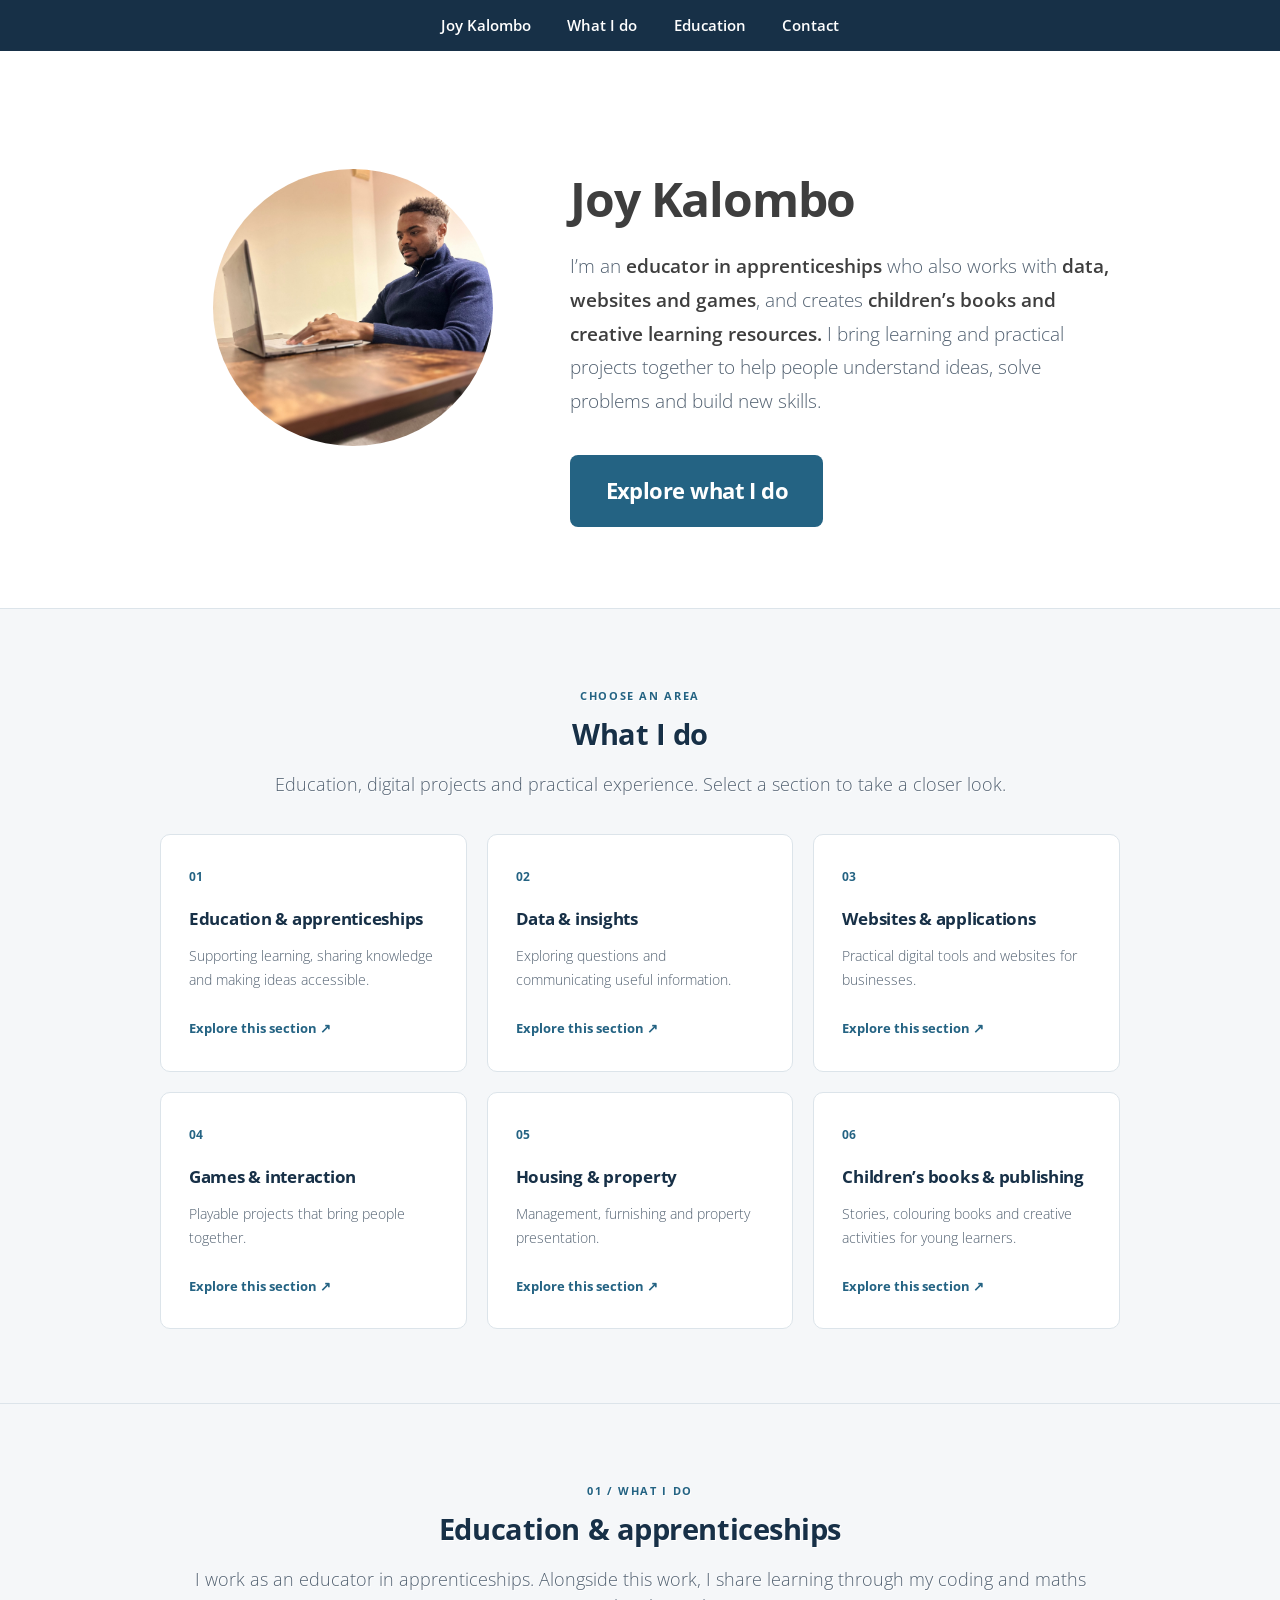
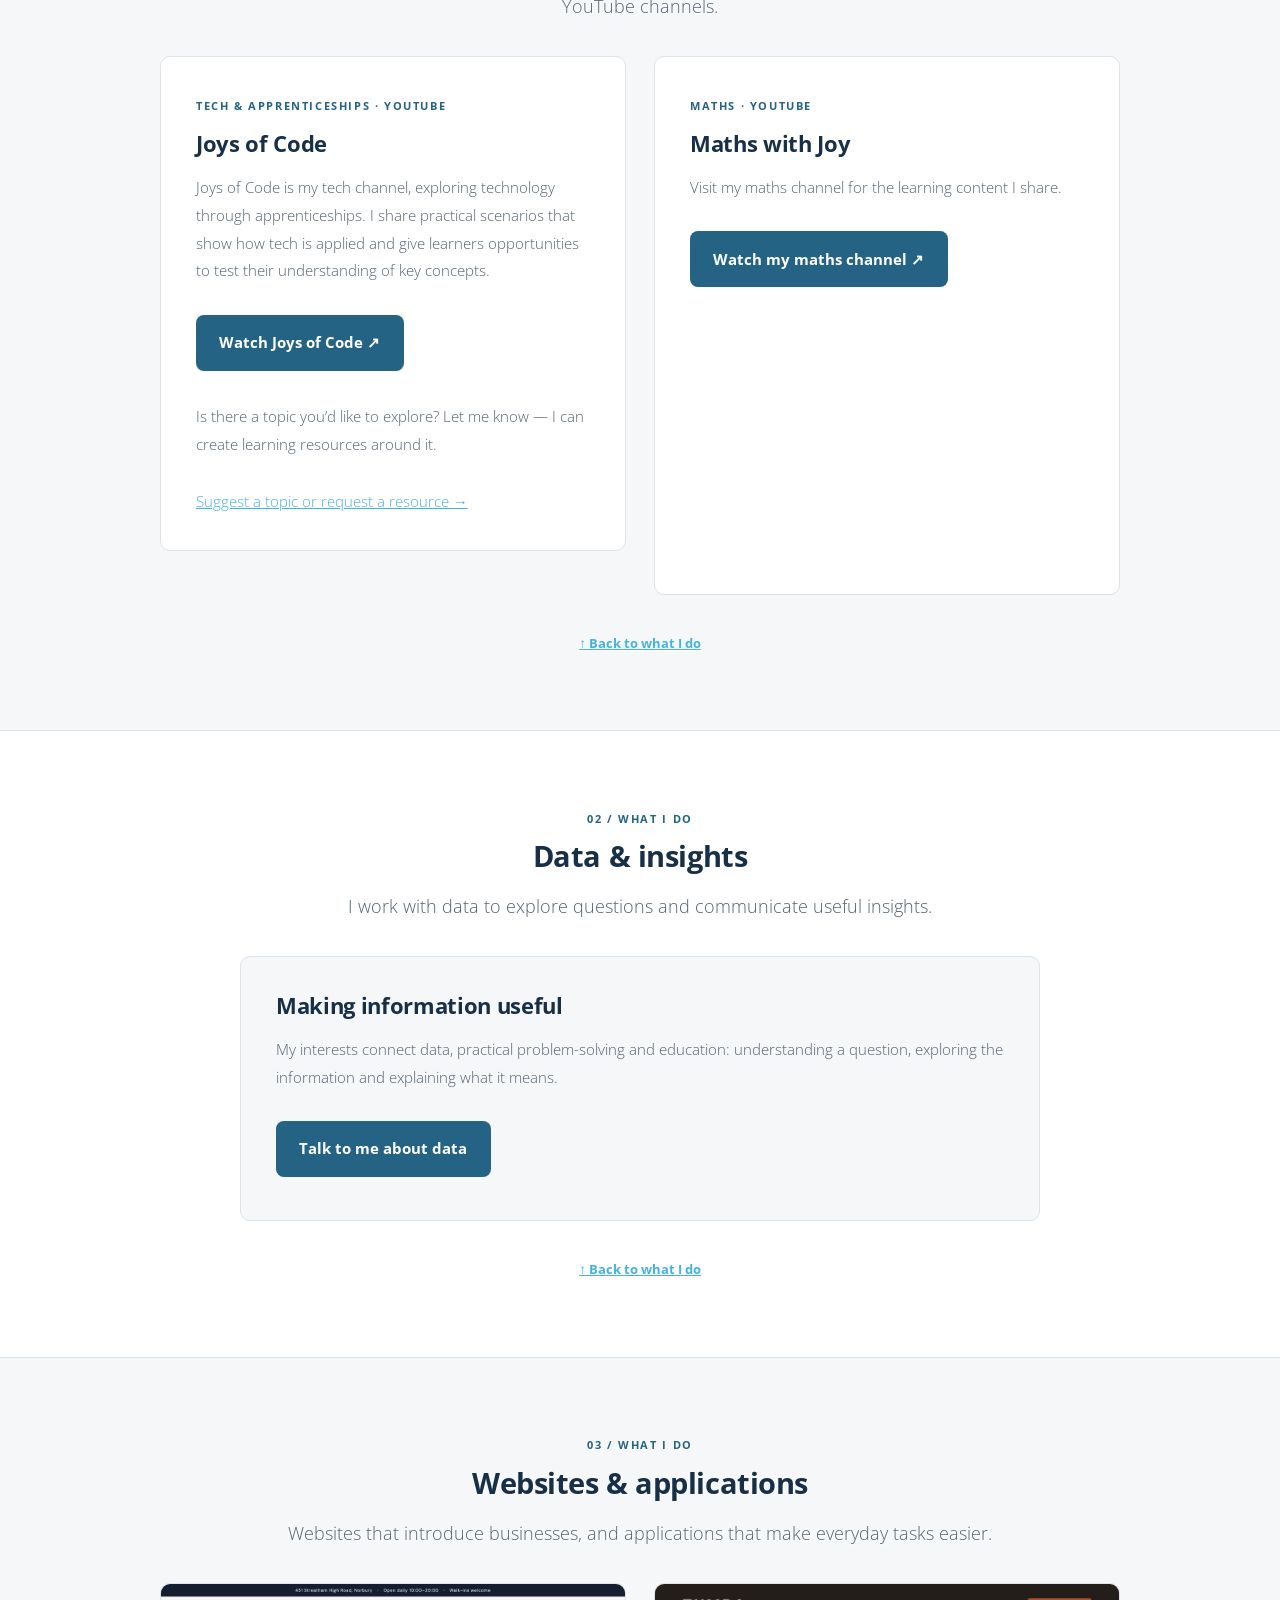
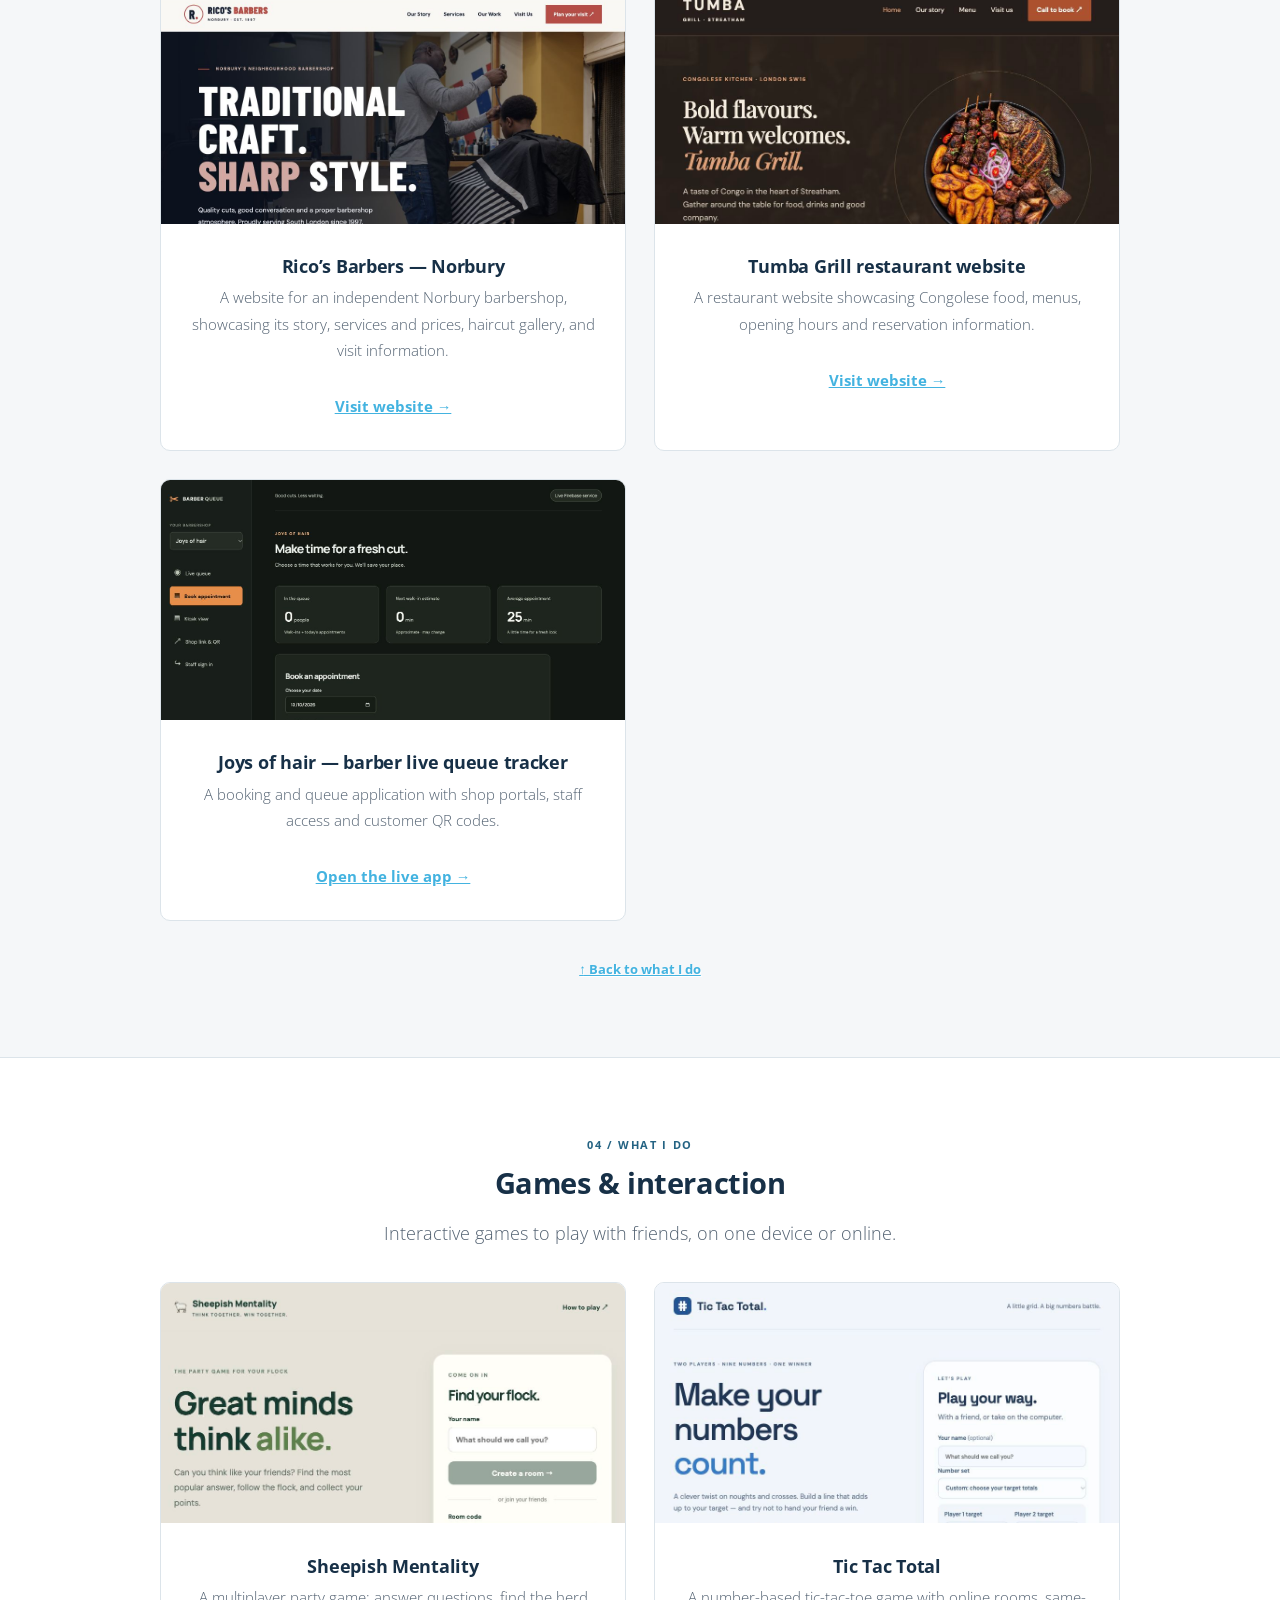
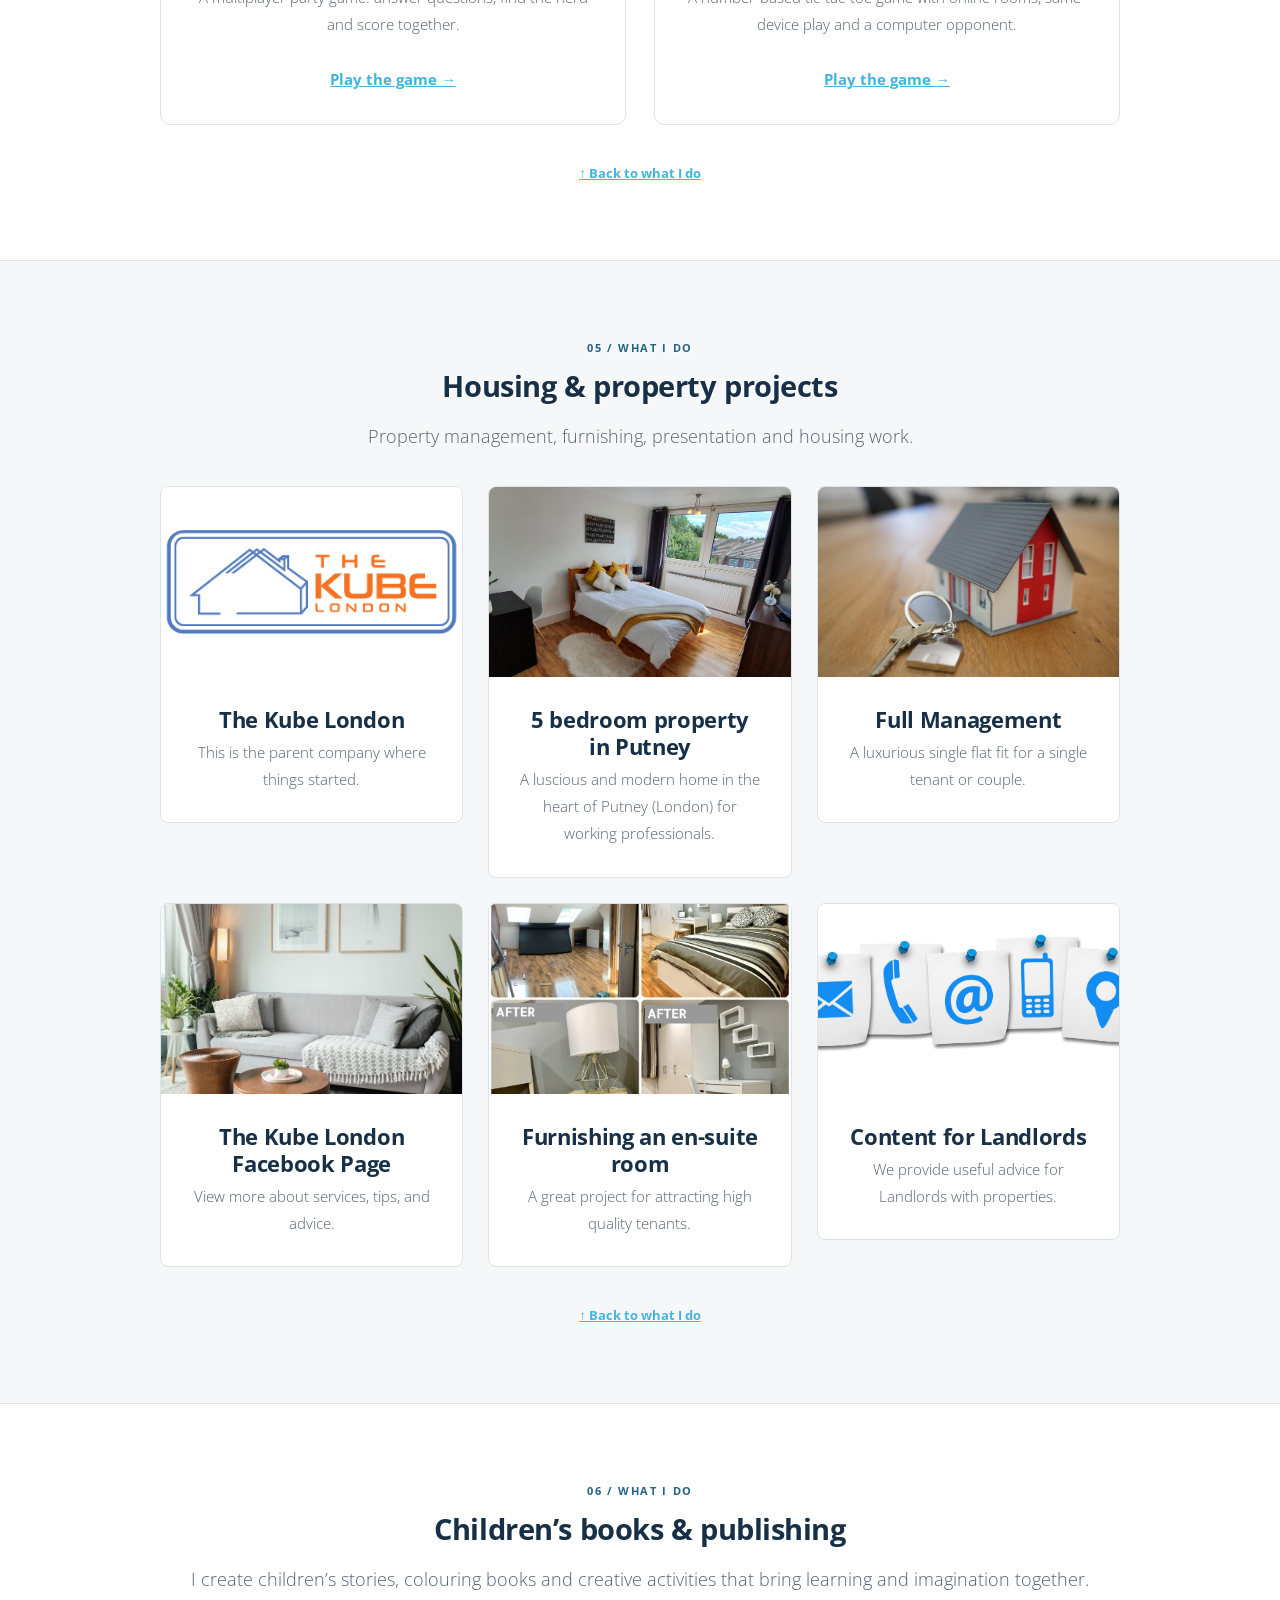
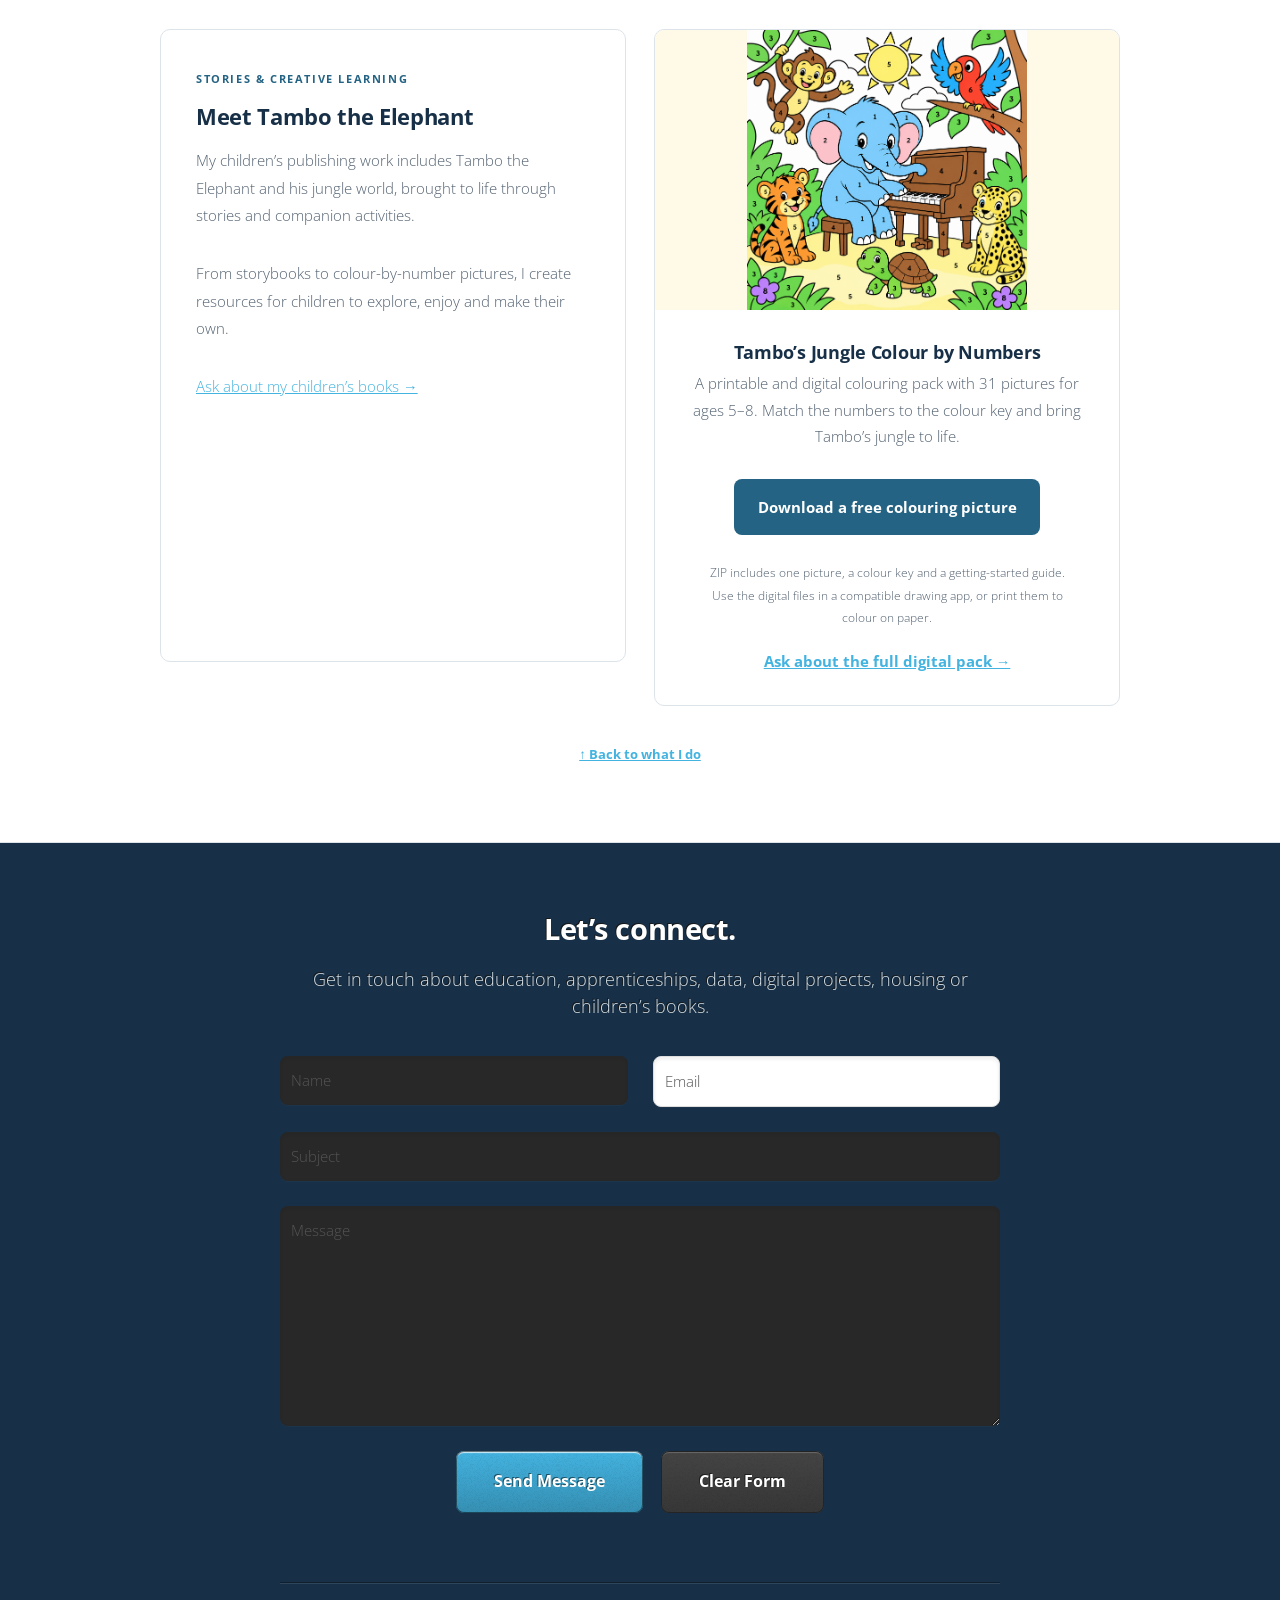
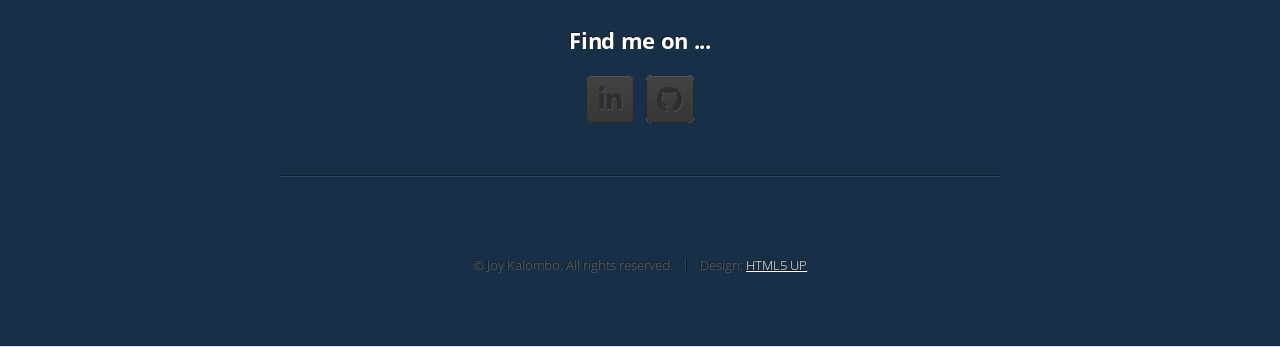
<file: index.html>
<!DOCTYPE HTML>
<!--
	Miniport by HTML5 UP
	html5up.net | @ajlkn
	Free for personal and commercial use under the CCA 3.0 license (html5up.net/license)
-->
<html lang="en">
	<head>
		<title>Joy Kalombo | Educator, Data & Digital Projects</title>
		<meta charset="utf-8" /><meta name="description" content="Joy Kalombo’s portfolio: apprenticeship education, data, websites, applications, games, housing work and children’s publishing." />
		<meta name="viewport" content="width=device-width, initial-scale=1" />
		<link rel="stylesheet" href="assets/css/main.css" />
	<link rel="stylesheet" href="assets/css/portfolio.css" /></head>
	<body class="is-preload">

		<!-- Nav -->
			<nav id="nav" aria-label="Main navigation"><ul class="container"><li><a href="#top">Joy Kalombo</a></li><li><a href="#work">What I do</a></li><li><a href="#education">Education</a></li><li><a href="#contact">Contact</a></li></ul></nav>

		<!-- Home -->
			<article id="top" class="wrapper style1">
				<div class="container">
					<div class="row">
						<div class="col-4 col-5-large col-12-medium">
							<span class="image fit"><img src="images/Joyprofilepic.jpeg" alt="Joy Kalombo" /></span>
						</div>
						<div class="col-8 col-7-large col-12-medium">
							<header>
								<h1><strong>Joy Kalombo</strong></h1>
							</header>
							<p>I’m an <strong>educator in apprenticeships</strong> who also works with <strong>data, websites and games</strong>, and creates <strong>children’s books and creative learning resources.</strong> I bring learning and practical projects together to help people understand ideas, solve problems and build new skills.</p>
							<a href="#work" class="button large">Explore what I do</a>
						</div>
					</div>
				</div>
			</article>

		<article id="work" class="wrapper style2"><div class="container"><header><span class="eyebrow">Choose an area</span><h2>What I do</h2><p>Education, digital projects and practical experience. Select a section to take a closer look.</p></header><div class="area-grid"><a class="area-link" href="#education"><span class="area-number">01</span><h3>Education & apprenticeships</h3><p>Supporting learning, sharing knowledge and making ideas accessible.</p><span class="area-action">Explore this section <span aria-hidden="true">↗</span></span></a><a class="area-link" href="#data"><span class="area-number">02</span><h3>Data & insights</h3><p>Exploring questions and communicating useful information.</p><span class="area-action">Explore this section <span aria-hidden="true">↗</span></span></a><a class="area-link" href="#websites"><span class="area-number">03</span><h3>Websites & applications</h3><p>Practical digital tools and websites for businesses.</p><span class="area-action">Explore this section <span aria-hidden="true">↗</span></span></a><a class="area-link" href="#games"><span class="area-number">04</span><h3>Games & interaction</h3><p>Playable projects that bring people together.</p><span class="area-action">Explore this section <span aria-hidden="true">↗</span></span></a><a class="area-link" href="#housing"><span class="area-number">05</span><h3>Housing & property</h3><p>Management, furnishing and property presentation.</p><span class="area-action">Explore this section <span aria-hidden="true">↗</span></span></a><a class="area-link" href="#publishing"><span class="area-number">06</span><h3>Children’s books &amp; publishing</h3><p>Stories, colouring books and creative activities for young learners.</p><span class="area-action">Explore this section <span aria-hidden="true">↗</span></span></a></div></div></article><article id="education" class="wrapper style2 portfolio-section"><div class="container"><header class="section-heading"><span class="eyebrow">01 / What I do</span><h2>Education & apprenticeships</h2><p>I work as an educator in apprenticeships. Alongside this work, I share learning through my coding and maths YouTube channels.</p></header><div class="project-grid"><article class="channel-card"><span class="eyebrow">Tech &amp; apprenticeships · YouTube</span><h3>Joys of Code</h3><p>Joys of Code is my tech channel, exploring technology through apprenticeships. I share practical scenarios that show how tech is applied and give learners opportunities to test their understanding of key concepts.</p><a class="button" href="https://www.youtube.com/@joysofcode">Watch Joys of Code ↗</a><p class="resource-request">Is there a topic you’d like to explore? Let me know — I can create learning resources around it.</p><a href="#contact">Suggest a topic or request a resource →</a></article><article class="channel-card"><span class="eyebrow">Maths · YouTube</span><h3>Maths with Joy</h3><p>Visit my maths channel for the learning content I share.</p><a class="button" href="https://www.youtube.com/@joykalombo1662">Watch my maths channel ↗</a></article></div><a class="back-link" href="#work">↑ Back to what I do</a></div></article><article id="data" class="wrapper style1 portfolio-section"><div class="container"><header class="section-heading"><span class="eyebrow">02 / What I do</span><h2>Data & insights</h2><p>I work with data to explore questions and communicate useful insights.</p></header><div class="data-panel"><h3>Making information useful</h3><p>My interests connect data, practical problem-solving and education: understanding a question, exploring the information and explaining what it means.</p><a class="button" href="#contact">Talk to me about data</a></div><a class="back-link" href="#work">↑ Back to what I do</a></div></article><article id="websites" class="wrapper style2 portfolio-section"><div class="container"><header class="section-heading"><span class="eyebrow">03 / What I do</span><h2>Websites & applications</h2><p>Websites that introduce businesses, and applications that make everyday tasks easier.</p></header><div class="project-grid"><article id="ricos-barbers" class="box style2"><a class="image featured" href="https://ricos-barbers-norbury.netlify.app/"><img src="images/ricos-barbers.png" alt="Rico’s Barbers website homepage" loading="lazy" /></a><h3>Rico’s Barbers — Norbury</h3><p>A website for an independent Norbury barbershop, showcasing its story, services and prices, haircut gallery, and visit information.</p><a href="https://ricos-barbers-norbury.netlify.app/">Visit website →</a></article><article class="box style2"><a class="image featured" href="https://tumbagrill.netlify.app/"><img src="images/tumba.jpg" alt="Tumba Grill restaurant website" loading="lazy" /></a><h3>Tumba Grill restaurant website</h3><p>A restaurant website showcasing Congolese food, menus, opening hours and reservation information.</p><a href="https://tumbagrill.netlify.app/">Visit website →</a></article><article class="box style2"><a class="image featured" href="https://joys-of-hair.onrender.com/?barber=precious-barber&amp;view=booking"><img src="images/barber.jpg" alt="Joys of hair booking and live queue application" loading="lazy" /></a><h3>Joys of hair — barber live queue tracker</h3><p>A booking and queue application with shop portals, staff access and customer QR codes.</p><a href="https://joys-of-hair.onrender.com/?barber=precious-barber&amp;view=booking">Open the live app →</a></article></div><a class="back-link" href="#work">↑ Back to what I do</a></div></article><article id="games" class="wrapper style1 portfolio-section"><div class="container"><header class="section-heading"><span class="eyebrow">04 / What I do</span><h2>Games & interaction</h2><p>Interactive games to play with friends, on one device or online.</p></header><div class="project-grid"><article class="box style2"><a class="image featured" href="https://sheepish-mentality.onrender.com/"><img src="images/sheepish.png" alt="Sheepish Mentality" loading="lazy" /></a><h3>Sheepish Mentality</h3><p>A multiplayer party game: answer questions, find the herd and score together.</p><a href="https://sheepish-mentality.onrender.com/">Play the game →</a></article><article class="box style2"><a class="image featured" href="https://tic-tac-total.onrender.com/"><img src="images/tictactotal.jpg" alt="Tic Tac Total" loading="lazy" /></a><h3>Tic Tac Total</h3><p>A number-based tic-tac-toe game with online rooms, same-device play and a computer opponent.</p><a href="https://tic-tac-total.onrender.com/">Play the game →</a></article></div><a class="back-link" href="#work">↑ Back to what I do</a></div></article><article id="housing" class="wrapper style3 portfolio-section"><div class="container"><header class="section-heading"><span class="eyebrow">05 / What I do</span><h2>Housing &amp; property projects</h2><p>Property management, furnishing, presentation and housing work.</p></header><div class="row">
						<div class="col-4 col-6-medium col-12-small">
							<article class="box style2">
								<a href="https://thekubelondon.co.uk" class="image featured"><img src="images/301016292_513496037443762_3338571218260131529_n.png" alt="Housing and property project" /></a>
								<h3><a href="https://thekubelondon.co.uk">The Kube London</a></h3>
								<p>This is the parent company where things started.</p>
							</article>
						</div>
						<div class="col-4 col-6-medium col-12-small">
							<article class="box style2">
								<a href="https://youtu.be/X4hzkZRZAb4?si=fGJskKJasDeomYaU" class="image featured"><img src="images/332999800_982970463078425_8371871932861315289_n.jpg" alt="Housing and property project" /></a>
								<h3><a href="https://youtu.be/X4hzkZRZAb4?si=fGJskKJasDeomYaU">5 bedroom property in Putney</a></h3>
								<p>A luscious and modern home in the heart of Putney (London) for working professionals.</p>
							</article>
						</div>
						<div class="col-4 col-6-medium col-12-small">
							<article class="box style2">
								<a href="https://www.youtube.com/watch?v=4eq4tODBYr0" class="image featured"><img src="images/333806408_620661459872674_5661954459940670168_n.jpg" alt="Housing and property project" /></a>
								<h3><a href="https://www.youtube.com/watch?v=4eq4tODBYr0">Full Management</a></h3>
								<p>A luxurious single flat fit for a single tenant or couple.</p>
							</article>
						</div>
						<div class="col-4 col-6-medium col-12-small">
							<article class="box style2">
								<a href="https://www.facebook.com/TheKubeLondon" class="image featured"><img src="images/333566065_688390706371296_8382236641026077124_n.jpg" alt="Housing and property project" /></a>
								<h3><a href="https://www.facebook.com/TheKubeLondon">The Kube London Facebook Page</a></h3>
								<p>View more about services, tips, and advice.</p>
							</article>
						</div>
						<div class="col-4 col-6-medium col-12-small">
							<article class="box style2">
								<a href="https://www.youtube.com/watch?v=XtiQw3i5YwU" class="image featured"><img src="images/60099080_2339830342966926_1283878781198532608_n.jpg" alt="Housing and property project" /></a>
								<h3><a href="https://www.youtube.com/watch?v=XtiQw3i5YwU">Furnishing an en-suite room</a></h3>
								<p>A great project for attracting high quality tenants.</p>
							</article>
						</div>
						<div class="col-4 col-6-medium col-12-small">
							<article class="box style2">
								<a href="https://www.facebook.com/TheKubeLondon/photos/pb.100063501102789.-2207520000/2364825240467436/?type=3" class="image featured"><img src="images/64235875_2364825247134102_4380860779289640960_n.jpg" alt="Housing and property project" /></a>
								<h3><a href="https://www.facebook.com/TheKubeLondon/photos/pb.100063501102789.-2207520000/2364825240467436/?type=3">Content for Landlords</a></h3>
								<p>We provide useful advice for Landlords with properties.</p>
							</article>
						</div>
					</div><a class="back-link" href="#work">↑ Back to what I do</a></div></article><article id="publishing" class="wrapper style1 portfolio-section"><div class="container"><header class="section-heading"><span class="eyebrow">06 / What I do</span><h2>Children’s books &amp; publishing</h2><p>I create children’s stories, colouring books and creative activities that bring learning and imagination together.</p></header><div class="project-grid"><article class="channel-card"><span class="eyebrow">Stories &amp; creative learning</span><h3>Meet Tambo the Elephant</h3><p>My children’s publishing work includes Tambo the Elephant and his jungle world, brought to life through stories and companion activities.</p><p>From storybooks to colour-by-number pictures, I create resources for children to explore, enjoy and make their own.</p><a href="#contact">Ask about my children’s books →</a></article><article class="box style2"><a class="image featured" href="downloads/tambo-free-sample.zip" download><img src="images/tambo-colour.png" alt="Tambo the elephant and his jungle friends in a colourful scene" loading="lazy" /></a><h3>Tambo’s Jungle Colour by Numbers</h3><p>A printable and digital colouring pack with 31 pictures for ages 5–8. Match the numbers to the colour key and bring Tambo’s jungle to life.</p><a class="button" href="downloads/tambo-free-sample.zip" download>Download a free colouring picture</a><p class="download-note">ZIP includes one picture, a colour key and a getting-started guide. Use the digital files in a compatible drawing app, or print them to colour on paper.</p><a href="#contact">Ask about the full digital pack →</a></article></div><a class="back-link" href="#work">↑ Back to what I do</a></div></article><!-- Contact -->
			<article id="contact" class="wrapper style4">
				<div class="container medium">
					<header>
						<h2>Let’s connect.</h2>
						<p>Get in touch about education, apprenticeships, data, digital projects, housing or children’s books.</p>
					</header>
					<div class="row">
						<div class="col-12">
							<form name="contact" method="post" data-netlify="true" action="/thanks.html"><input type="hidden" name="form-name" value="contact" />
								<div class="row">
									<div class="col-6 col-12-small">
										<input type="text" name="name" id="name" aria-label="Name" required placeholder="Name" />
									</div>
									<div class="col-6 col-12-small">
										<input type="email" name="email" id="email" aria-label="Email" required placeholder="Email" />
									</div>
									<div class="col-12">
										<input type="text" name="subject" id="subject" aria-label="Subject" required placeholder="Subject" />
									</div>
									<div class="col-12">
										<textarea name="message" id="message" aria-label="Message" required placeholder="Message"></textarea>
									</div>
									<div class="col-12">
										<ul class="actions">
											<li><input type="submit" value="Send Message" /></li>
											<li><input type="reset" value="Clear Form" class="alt" /></li>
										</ul>
									</div>
								</div>
							</form>
						</div>
						<div class="col-12">
							<hr />
							<h3>Find me on ...</h3>
							<ul class="social">
								<li><a href="https://www.linkedin.com/in/joy-kalombo-523a54a2/" class="icon brands fa-linkedin-in"><span class="label">LinkedIn</span></a></li>
								<li><a href="https://github.com/JoyKalombo" class="icon brands fa-github"><span class="label">Github</span></a></li>
							</ul>
							<hr />
						</div>
					</div>
					<footer>
						<ul id="copyright">
							<li>&copy; Joy Kalombo. All rights reserved.</li><li>Design: <a href="http://html5up.net">HTML5 UP</a></li>
						</ul>
					</footer>
				</div>
			</article>

		<!-- Scripts -->
			<script src="assets/js/jquery.min.js"></script>
			<script src="assets/js/jquery.scrolly.min.js"></script>
			<script src="assets/js/browser.min.js"></script>
			<script src="assets/js/breakpoints.min.js"></script>
			<script src="assets/js/util.js"></script>
			<script src="assets/js/main.js"></script>

	</body>
</html>
</file>
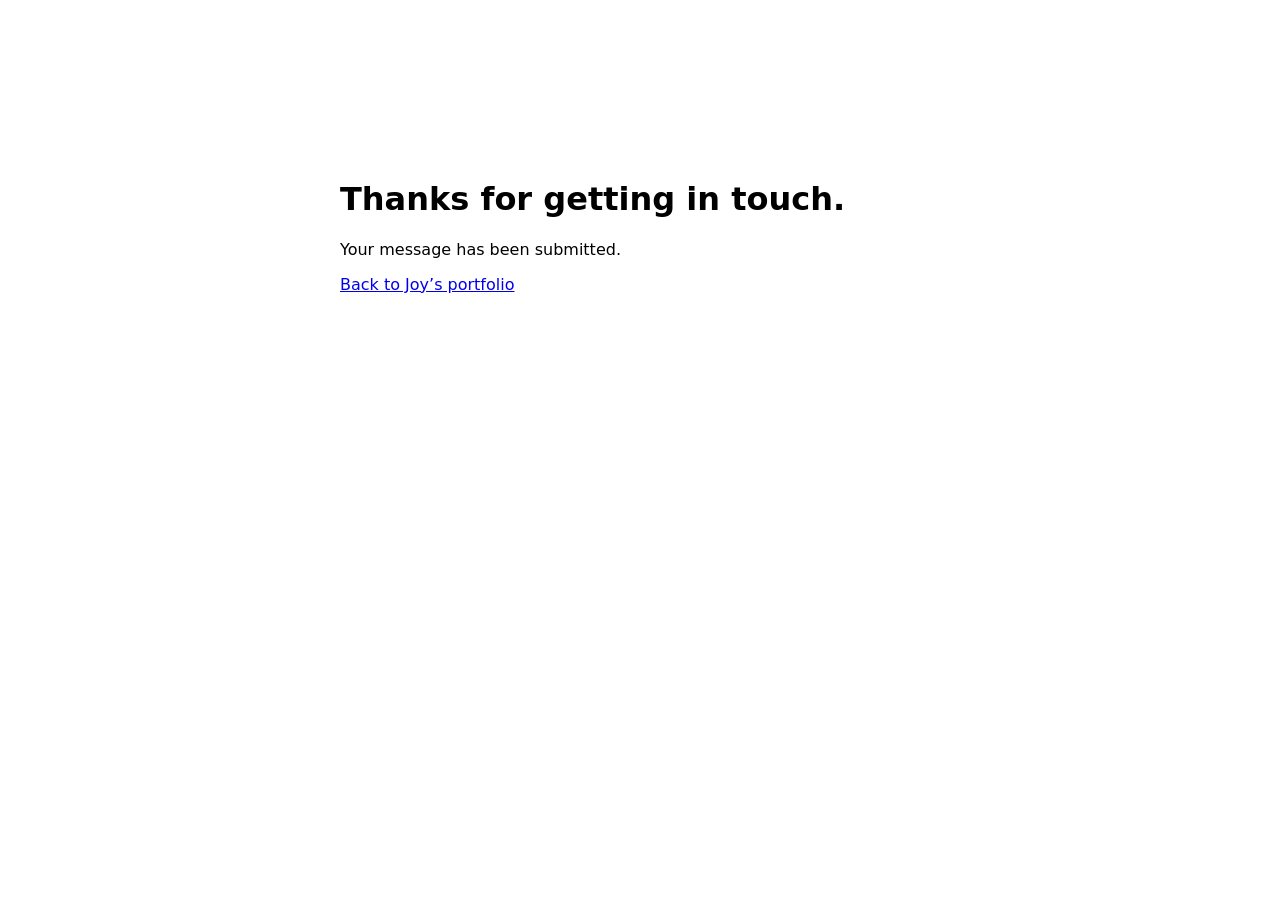
<file: thanks.html>
<!doctype html><html lang="en"><meta charset="utf-8"><meta name="viewport" content="width=device-width"><title>Thank you | Joy Kalombo</title><body style="font-family:system-ui;max-width:600px;margin:15vh auto;padding:24px"><h1>Thanks for getting in touch.</h1><p>Your message has been submitted.</p><a href="/">Back to Joy’s portfolio</a></body></html>
</file>
<file: assets/css/portfolio.css>
:root{--ink:#173047;--blue:#246383;--paper:#f5f7f9;--line:#dce4ea}html{scroll-behavior:smooth;scroll-padding-top:90px}body{color:#526171}h1,h2,h3{color:var(--ink)}#nav{background:var(--ink);box-shadow:none}#nav a{color:white}#top{padding:8em 0 5em}#top p{font-size:1.28em;line-height:1.8}#top .image{max-width:280px;margin:auto}.wrapper{background-image:none!important;box-shadow:none;border-bottom:1px solid var(--line);padding:5em 0}.wrapper.style2,.wrapper.style3{background:var(--paper)}.wrapper.style1{background:#fff}.wrapper header{margin-bottom:2.5em}.eyebrow{display:block;color:var(--blue);font-size:.78em;letter-spacing:.14em;text-transform:uppercase;font-weight:700;margin-bottom:1em}.area-grid{display:grid;grid-template-columns:repeat(3,minmax(0,1fr));gap:20px;text-align:left}.area-link{display:flex;flex-direction:column;background:white;border:1px solid var(--line);border-radius:10px;padding:28px;text-decoration:none;color:#526171;transition:transform .2s,border-color .2s}.area-link:hover{transform:translateY(-4px);border-color:var(--blue);color:var(--ink)}.area-number{font-size:.85em;color:var(--blue);font-weight:700}.area-link h3{font-size:1.15em;margin:15px 0 12px}.area-link p{font-size:.95em;line-height:1.7;margin-bottom:24px}.area-action{margin-top:auto;color:var(--blue);font-weight:700;font-size:.88em}.project-grid{display:grid;grid-template-columns:repeat(2,minmax(0,1fr));gap:28px}.project-grid .box{margin:0;height:100%;box-shadow:none;border:1px solid var(--line);border-radius:10px;overflow:hidden;padding-bottom:30px}.project-grid .image img{height:240px;object-fit:cover;object-position:top}.project-grid .box p{min-height:0;line-height:1.8}.project-grid .box h3{font-size:1.2em}.project-grid .box>a:last-child{font-weight:700}.button{background:var(--blue);background-image:none;box-shadow:none;text-shadow:none;border:0;font-size:1em;padding:1em 1.6em}.button:hover{background:#194c68}.channel-card,.data-panel{background:#fff;border:1px solid var(--line);border-radius:10px;padding:35px;text-align:left}.channel-card p,.data-panel p{line-height:1.9}.channel-card .button{display:inline-block}.data-panel{max-width:800px;margin:auto;background:var(--paper)}.back-link{display:inline-block;margin-top:35px;font-size:.9em;font-weight:700}#housing .box{box-shadow:none;border:1px solid var(--line);border-radius:8px;overflow:hidden}#housing .image img{height:190px;object-fit:cover}#contact{background:var(--ink);color:#d3dfe7}#contact h2,#contact h3{color:#fff}a:focus-visible{outline:3px solid #e6a537;outline-offset:5px}#contact a{color:#fff}@media(max-width:980px){.area-grid{grid-template-columns:repeat(2,minmax(0,1fr))}}@media(max-width:736px){html{scroll-padding-top:72px}.wrapper{padding:3em 20px}#top{padding:6em 20px 3em}#top .image{max-width:190px}#top p{font-size:1.1em}.area-grid,.project-grid{grid-template-columns:1fr}.area-link{padding:24px}.area-link p{margin-bottom:16px}.project-grid .image img{height:210px}.channel-card,.data-panel{padding:24px}.button{white-space:normal}.section-heading h2{line-height:1.35}#nav ul{padding:0 5px}#nav a{padding:0 .55em;font-size:12px}.project-grid .box p{padding:0 5px}}@media(prefers-reduced-motion:reduce){html{scroll-behavior:auto}.area-link{transition:none}}

.resource-request{margin-top:1.6em!important}.download-note{font-size:.85em;margin:1.5em 0!important;padding:0 24px!important}#publishing .button{max-width:90%}#publishing .image img{height:280px;object-fit:contain;background:#fff9e8}
</file>
<file: assets/css/main.css>
@import url("https://fonts.googleapis.com/css?family=Open+Sans:300,300italic,600,600italic,700");
@import url("fontawesome-all.min.css");

/*
	Miniport by HTML5 UP
	html5up.net | @ajlkn
	Free for personal and commercial use under the CCA 3.0 license (html5up.net/license)
*/

html, body, div, span, applet, object,
iframe, h1, h2, h3, h4, h5, h6, p, blockquote,
pre, a, abbr, acronym, address, big, cite,
code, del, dfn, em, img, ins, kbd, q, s, samp,
small, strike, strong, sub, sup, tt, var, b,
u, i, center, dl, dt, dd, ol, ul, li, fieldset,
form, label, legend, table, caption, tbody,
tfoot, thead, tr, th, td, article, aside,
canvas, details, embed, figure, figcaption,
footer, header, hgroup, menu, nav, output, ruby,
section, summary, time, mark, audio, video {
	margin: 0;
	padding: 0;
	border: 0;
	font-size: 100%;
	font: inherit;
	vertical-align: baseline;}

article, aside, details, figcaption, figure,
footer, header, hgroup, menu, nav, section {
	display: block;}

body {
	line-height: 1;
}

ol, ul {
	list-style: none;
}

blockquote, q {
	quotes: none;
}

	blockquote:before, blockquote:after, q:before, q:after {
		content: '';
		content: none;
	}

table {
	border-collapse: collapse;
	border-spacing: 0;
}

body {
	-webkit-text-size-adjust: none;
}

mark {
	background-color: transparent;
	color: inherit;
}

input::-moz-focus-inner {
	border: 0;
	padding: 0;
}

input, select, textarea {
	-moz-appearance: none;
	-webkit-appearance: none;
	-ms-appearance: none;
	appearance: none;
}

/* Basic */

	html {
		box-sizing: border-box;
	}

	*, *:before, *:after {
		box-sizing: inherit;
	}

	body {
		padding-top: 3.5em;
	}

		body.is-preload *, body.is-preload *:before, body.is-preload *:after {
			-moz-animation: none !important;
			-webkit-animation: none !important;
			-ms-animation: none !important;
			animation: none !important;
			-moz-transition: none !important;
			-webkit-transition: none !important;
			-ms-transition: none !important;
			transition: none !important;
		}

	body, input, textarea, select {
		font-family: 'Open Sans', sans-serif;
		line-height: 1.85em;
		color: #888;
		font-weight: 300;
		font-size: 13pt;
	}

	a {
		-moz-transition: color .2s ease-in-out;
		-webkit-transition: color .2s ease-in-out;
		-ms-transition: color .2s ease-in-out;
		transition: color .2s ease-in-out;
		color: #43B3E0;
		text-decoration: underline;
	}

		a:hover {
			color: #43bff0 !important;
		}

		a img {
			border: 0;
		}

	b, strong {
		font-weight: 600;
		color: #3e3e3e;
	}

	i, em {
		font-style: italic;
	}

	sub {
		position: relative;
		top: 0.5em;
		font-size: 0.8em;
	}

	sup {
		position: relative;
		top: -0.5em;
		font-size: 0.8em;
	}

	blockquote {
		border-left: solid 0.75em #eee;
		padding: 1em 0 1em 1.5em;
		font-style: italic;
	}

	h1, h2, h3, h4, h5, h6 {
		color: #3e3e3e;
		margin: 0 0 0.75em 0;
	}

	h1 a, h2 a, h3 a, h4 a, h5 a, h6 a {
		text-decoration: none;
		color: inherit;
	}

	h2, h3, h4, h5, h6 {
		font-weight: 700;
	}

	h1 {
		font-size: 3.25em;
		letter-spacing: -0.025em;
		font-weight: 300;
	}

		h1 strong {
			font-weight: 700;
		}

	h2 {
		font-size: 2em;
		letter-spacing: -0.015em;
	}

	h3 {
		font-size: 1.5em;
		letter-spacing: -0.015em;
	}

	em, i {
		font-style: italic;
	}

	br.clear {
		clear: both;
	}

	hr {
		border: 0;
		border-top: solid 1px #444;
		border-top-color: rgba(0, 0, 0, 0.35);
		box-shadow: 0px 1px 0px 0px rgba(255, 255, 255, 0.1);
		height: 1px;
		margin: 3em 0;
	}

	p, ul, ol, dl, table {
		margin-bottom: 2em;
	}

	header {
		margin: 0 0 3em 0;
	}

		header > p {
			font-size: 1.25em;
			margin: 0;
		}

	footer {
		margin: 3em 0 0 0;
	}

		footer > p {
			font-size: 1.25em;
		}

/* Container */

	.container {
		margin: 0 auto;
		max-width: calc(100% - 50px);
		width: 1200px;
	}

		.container.medium {
			width: 900px;
		}

		@media screen and (max-width: 1680px) {

			.container {
				width: 1200px;
			}

				.container.medium {
					width: 900px;
				}

		}

		@media screen and (max-width: 1280px) {

			.container {
				width: 960px;
			}

				.container.medium {
					width: 720px;
				}

		}

		@media screen and (max-width: 980px) {

			.container {
				width: 100%;
			}

				.container.medium {
					width: 75%;
				}

		}

		@media screen and (max-width: 736px) {

			.container {
				width: 100%;
				max-width: calc(100% - 30px);
			}

				.container.medium {
					width: 100%;
				}

		}

/* Row */

	.row {
		display: flex;
		flex-wrap: wrap;
		box-sizing: border-box;
		align-items: stretch;
	}

		.row > * {
			box-sizing: border-box;
		}

		.row.gtr-uniform > * > :last-child {
			margin-bottom: 0;
		}

		.row.aln-left {
			justify-content: flex-start;
		}

		.row.aln-center {
			justify-content: center;
		}

		.row.aln-right {
			justify-content: flex-end;
		}

		.row.aln-top {
			align-items: flex-start;
		}

		.row.aln-middle {
			align-items: center;
		}

		.row.aln-bottom {
			align-items: flex-end;
		}

		.row > .imp {
			order: -1;
		}

		.row > .col-1 {
			width: 8.33333%;
		}

		.row > .off-1 {
			margin-left: 8.33333%;
		}

		.row > .col-2 {
			width: 16.66667%;
		}

		.row > .off-2 {
			margin-left: 16.66667%;
		}

		.row > .col-3 {
			width: 25%;
		}

		.row > .off-3 {
			margin-left: 25%;
		}

		.row > .col-4 {
			width: 33.33333%;
		}

		.row > .off-4 {
			margin-left: 33.33333%;
		}

		.row > .col-5 {
			width: 41.66667%;
		}

		.row > .off-5 {
			margin-left: 41.66667%;
		}

		.row > .col-6 {
			width: 50%;
		}

		.row > .off-6 {
			margin-left: 50%;
		}

		.row > .col-7 {
			width: 58.33333%;
		}

		.row > .off-7 {
			margin-left: 58.33333%;
		}

		.row > .col-8 {
			width: 66.66667%;
		}

		.row > .off-8 {
			margin-left: 66.66667%;
		}

		.row > .col-9 {
			width: 75%;
		}

		.row > .off-9 {
			margin-left: 75%;
		}

		.row > .col-10 {
			width: 83.33333%;
		}

		.row > .off-10 {
			margin-left: 83.33333%;
		}

		.row > .col-11 {
			width: 91.66667%;
		}

		.row > .off-11 {
			margin-left: 91.66667%;
		}

		.row > .col-12 {
			width: 100%;
		}

		.row > .off-12 {
			margin-left: 100%;
		}

		.row.gtr-0 {
			margin-top: 0px;
			margin-left: 0px;
		}

			.row.gtr-0 > * {
				padding: 0px 0 0 0px;
			}

			.row.gtr-0.gtr-uniform {
				margin-top: 0px;
			}

				.row.gtr-0.gtr-uniform > * {
					padding-top: 0px;
				}

		.row.gtr-25 {
			margin-top: -6.25px;
			margin-left: -6.25px;
		}

			.row.gtr-25 > * {
				padding: 6.25px 0 0 6.25px;
			}

			.row.gtr-25.gtr-uniform {
				margin-top: -6.25px;
			}

				.row.gtr-25.gtr-uniform > * {
					padding-top: 6.25px;
				}

		.row.gtr-50 {
			margin-top: -12.5px;
			margin-left: -12.5px;
		}

			.row.gtr-50 > * {
				padding: 12.5px 0 0 12.5px;
			}

			.row.gtr-50.gtr-uniform {
				margin-top: -12.5px;
			}

				.row.gtr-50.gtr-uniform > * {
					padding-top: 12.5px;
				}

		.row {
			margin-top: -25px;
			margin-left: -25px;
		}

			.row > * {
				padding: 25px 0 0 25px;
			}

			.row.gtr-uniform {
				margin-top: -25px;
			}

				.row.gtr-uniform > * {
					padding-top: 25px;
				}

		.row.gtr-150 {
			margin-top: -37.5px;
			margin-left: -37.5px;
		}

			.row.gtr-150 > * {
				padding: 37.5px 0 0 37.5px;
			}

			.row.gtr-150.gtr-uniform {
				margin-top: -37.5px;
			}

				.row.gtr-150.gtr-uniform > * {
					padding-top: 37.5px;
				}

		.row.gtr-200 {
			margin-top: -50px;
			margin-left: -50px;
		}

			.row.gtr-200 > * {
				padding: 50px 0 0 50px;
			}

			.row.gtr-200.gtr-uniform {
				margin-top: -50px;
			}

				.row.gtr-200.gtr-uniform > * {
					padding-top: 50px;
				}

		@media screen and (max-width: 1680px) {

			.row {
				display: flex;
				flex-wrap: wrap;
				box-sizing: border-box;
				align-items: stretch;
			}

				.row > * {
					box-sizing: border-box;
				}

				.row.gtr-uniform > * > :last-child {
					margin-bottom: 0;
				}

				.row.aln-left {
					justify-content: flex-start;
				}

				.row.aln-center {
					justify-content: center;
				}

				.row.aln-right {
					justify-content: flex-end;
				}

				.row.aln-top {
					align-items: flex-start;
				}

				.row.aln-middle {
					align-items: center;
				}

				.row.aln-bottom {
					align-items: flex-end;
				}

				.row > .imp-xlarge {
					order: -1;
				}

				.row > .col-1-xlarge {
					width: 8.33333%;
				}

				.row > .off-1-xlarge {
					margin-left: 8.33333%;
				}

				.row > .col-2-xlarge {
					width: 16.66667%;
				}

				.row > .off-2-xlarge {
					margin-left: 16.66667%;
				}

				.row > .col-3-xlarge {
					width: 25%;
				}

				.row > .off-3-xlarge {
					margin-left: 25%;
				}

				.row > .col-4-xlarge {
					width: 33.33333%;
				}

				.row > .off-4-xlarge {
					margin-left: 33.33333%;
				}

				.row > .col-5-xlarge {
					width: 41.66667%;
				}

				.row > .off-5-xlarge {
					margin-left: 41.66667%;
				}

				.row > .col-6-xlarge {
					width: 50%;
				}

				.row > .off-6-xlarge {
					margin-left: 50%;
				}

				.row > .col-7-xlarge {
					width: 58.33333%;
				}

				.row > .off-7-xlarge {
					margin-left: 58.33333%;
				}

				.row > .col-8-xlarge {
					width: 66.66667%;
				}

				.row > .off-8-xlarge {
					margin-left: 66.66667%;
				}

				.row > .col-9-xlarge {
					width: 75%;
				}

				.row > .off-9-xlarge {
					margin-left: 75%;
				}

				.row > .col-10-xlarge {
					width: 83.33333%;
				}

				.row > .off-10-xlarge {
					margin-left: 83.33333%;
				}

				.row > .col-11-xlarge {
					width: 91.66667%;
				}

				.row > .off-11-xlarge {
					margin-left: 91.66667%;
				}

				.row > .col-12-xlarge {
					width: 100%;
				}

				.row > .off-12-xlarge {
					margin-left: 100%;
				}

				.row.gtr-0 {
					margin-top: 0px;
					margin-left: 0px;
				}

					.row.gtr-0 > * {
						padding: 0px 0 0 0px;
					}

					.row.gtr-0.gtr-uniform {
						margin-top: 0px;
					}

						.row.gtr-0.gtr-uniform > * {
							padding-top: 0px;
						}

				.row.gtr-25 {
					margin-top: -6.25px;
					margin-left: -6.25px;
				}

					.row.gtr-25 > * {
						padding: 6.25px 0 0 6.25px;
					}

					.row.gtr-25.gtr-uniform {
						margin-top: -6.25px;
					}

						.row.gtr-25.gtr-uniform > * {
							padding-top: 6.25px;
						}

				.row.gtr-50 {
					margin-top: -12.5px;
					margin-left: -12.5px;
				}

					.row.gtr-50 > * {
						padding: 12.5px 0 0 12.5px;
					}

					.row.gtr-50.gtr-uniform {
						margin-top: -12.5px;
					}

						.row.gtr-50.gtr-uniform > * {
							padding-top: 12.5px;
						}

				.row {
					margin-top: -25px;
					margin-left: -25px;
				}

					.row > * {
						padding: 25px 0 0 25px;
					}

					.row.gtr-uniform {
						margin-top: -25px;
					}

						.row.gtr-uniform > * {
							padding-top: 25px;
						}

				.row.gtr-150 {
					margin-top: -37.5px;
					margin-left: -37.5px;
				}

					.row.gtr-150 > * {
						padding: 37.5px 0 0 37.5px;
					}

					.row.gtr-150.gtr-uniform {
						margin-top: -37.5px;
					}

						.row.gtr-150.gtr-uniform > * {
							padding-top: 37.5px;
						}

				.row.gtr-200 {
					margin-top: -50px;
					margin-left: -50px;
				}

					.row.gtr-200 > * {
						padding: 50px 0 0 50px;
					}

					.row.gtr-200.gtr-uniform {
						margin-top: -50px;
					}

						.row.gtr-200.gtr-uniform > * {
							padding-top: 50px;
						}

		}

		@media screen and (max-width: 1280px) {

			.row {
				display: flex;
				flex-wrap: wrap;
				box-sizing: border-box;
				align-items: stretch;
			}

				.row > * {
					box-sizing: border-box;
				}

				.row.gtr-uniform > * > :last-child {
					margin-bottom: 0;
				}

				.row.aln-left {
					justify-content: flex-start;
				}

				.row.aln-center {
					justify-content: center;
				}

				.row.aln-right {
					justify-content: flex-end;
				}

				.row.aln-top {
					align-items: flex-start;
				}

				.row.aln-middle {
					align-items: center;
				}

				.row.aln-bottom {
					align-items: flex-end;
				}

				.row > .imp-large {
					order: -1;
				}

				.row > .col-1-large {
					width: 8.33333%;
				}

				.row > .off-1-large {
					margin-left: 8.33333%;
				}

				.row > .col-2-large {
					width: 16.66667%;
				}

				.row > .off-2-large {
					margin-left: 16.66667%;
				}

				.row > .col-3-large {
					width: 25%;
				}

				.row > .off-3-large {
					margin-left: 25%;
				}

				.row > .col-4-large {
					width: 33.33333%;
				}

				.row > .off-4-large {
					margin-left: 33.33333%;
				}

				.row > .col-5-large {
					width: 41.66667%;
				}

				.row > .off-5-large {
					margin-left: 41.66667%;
				}

				.row > .col-6-large {
					width: 50%;
				}

				.row > .off-6-large {
					margin-left: 50%;
				}

				.row > .col-7-large {
					width: 58.33333%;
				}

				.row > .off-7-large {
					margin-left: 58.33333%;
				}

				.row > .col-8-large {
					width: 66.66667%;
				}

				.row > .off-8-large {
					margin-left: 66.66667%;
				}

				.row > .col-9-large {
					width: 75%;
				}

				.row > .off-9-large {
					margin-left: 75%;
				}

				.row > .col-10-large {
					width: 83.33333%;
				}

				.row > .off-10-large {
					margin-left: 83.33333%;
				}

				.row > .col-11-large {
					width: 91.66667%;
				}

				.row > .off-11-large {
					margin-left: 91.66667%;
				}

				.row > .col-12-large {
					width: 100%;
				}

				.row > .off-12-large {
					margin-left: 100%;
				}

				.row.gtr-0 {
					margin-top: 0px;
					margin-left: 0px;
				}

					.row.gtr-0 > * {
						padding: 0px 0 0 0px;
					}

					.row.gtr-0.gtr-uniform {
						margin-top: 0px;
					}

						.row.gtr-0.gtr-uniform > * {
							padding-top: 0px;
						}

				.row.gtr-25 {
					margin-top: -6.25px;
					margin-left: -6.25px;
				}

					.row.gtr-25 > * {
						padding: 6.25px 0 0 6.25px;
					}

					.row.gtr-25.gtr-uniform {
						margin-top: -6.25px;
					}

						.row.gtr-25.gtr-uniform > * {
							padding-top: 6.25px;
						}

				.row.gtr-50 {
					margin-top: -12.5px;
					margin-left: -12.5px;
				}

					.row.gtr-50 > * {
						padding: 12.5px 0 0 12.5px;
					}

					.row.gtr-50.gtr-uniform {
						margin-top: -12.5px;
					}

						.row.gtr-50.gtr-uniform > * {
							padding-top: 12.5px;
						}

				.row {
					margin-top: -25px;
					margin-left: -25px;
				}

					.row > * {
						padding: 25px 0 0 25px;
					}

					.row.gtr-uniform {
						margin-top: -25px;
					}

						.row.gtr-uniform > * {
							padding-top: 25px;
						}

				.row.gtr-150 {
					margin-top: -37.5px;
					margin-left: -37.5px;
				}

					.row.gtr-150 > * {
						padding: 37.5px 0 0 37.5px;
					}

					.row.gtr-150.gtr-uniform {
						margin-top: -37.5px;
					}

						.row.gtr-150.gtr-uniform > * {
							padding-top: 37.5px;
						}

				.row.gtr-200 {
					margin-top: -50px;
					margin-left: -50px;
				}

					.row.gtr-200 > * {
						padding: 50px 0 0 50px;
					}

					.row.gtr-200.gtr-uniform {
						margin-top: -50px;
					}

						.row.gtr-200.gtr-uniform > * {
							padding-top: 50px;
						}

		}

		@media screen and (max-width: 980px) {

			.row {
				display: flex;
				flex-wrap: wrap;
				box-sizing: border-box;
				align-items: stretch;
			}

				.row > * {
					box-sizing: border-box;
				}

				.row.gtr-uniform > * > :last-child {
					margin-bottom: 0;
				}

				.row.aln-left {
					justify-content: flex-start;
				}

				.row.aln-center {
					justify-content: center;
				}

				.row.aln-right {
					justify-content: flex-end;
				}

				.row.aln-top {
					align-items: flex-start;
				}

				.row.aln-middle {
					align-items: center;
				}

				.row.aln-bottom {
					align-items: flex-end;
				}

				.row > .imp-medium {
					order: -1;
				}

				.row > .col-1-medium {
					width: 8.33333%;
				}

				.row > .off-1-medium {
					margin-left: 8.33333%;
				}

				.row > .col-2-medium {
					width: 16.66667%;
				}

				.row > .off-2-medium {
					margin-left: 16.66667%;
				}

				.row > .col-3-medium {
					width: 25%;
				}

				.row > .off-3-medium {
					margin-left: 25%;
				}

				.row > .col-4-medium {
					width: 33.33333%;
				}

				.row > .off-4-medium {
					margin-left: 33.33333%;
				}

				.row > .col-5-medium {
					width: 41.66667%;
				}

				.row > .off-5-medium {
					margin-left: 41.66667%;
				}

				.row > .col-6-medium {
					width: 50%;
				}

				.row > .off-6-medium {
					margin-left: 50%;
				}

				.row > .col-7-medium {
					width: 58.33333%;
				}

				.row > .off-7-medium {
					margin-left: 58.33333%;
				}

				.row > .col-8-medium {
					width: 66.66667%;
				}

				.row > .off-8-medium {
					margin-left: 66.66667%;
				}

				.row > .col-9-medium {
					width: 75%;
				}

				.row > .off-9-medium {
					margin-left: 75%;
				}

				.row > .col-10-medium {
					width: 83.33333%;
				}

				.row > .off-10-medium {
					margin-left: 83.33333%;
				}

				.row > .col-11-medium {
					width: 91.66667%;
				}

				.row > .off-11-medium {
					margin-left: 91.66667%;
				}

				.row > .col-12-medium {
					width: 100%;
				}

				.row > .off-12-medium {
					margin-left: 100%;
				}

				.row.gtr-0 {
					margin-top: 0px;
					margin-left: 0px;
				}

					.row.gtr-0 > * {
						padding: 0px 0 0 0px;
					}

					.row.gtr-0.gtr-uniform {
						margin-top: 0px;
					}

						.row.gtr-0.gtr-uniform > * {
							padding-top: 0px;
						}

				.row.gtr-25 {
					margin-top: -6.25px;
					margin-left: -6.25px;
				}

					.row.gtr-25 > * {
						padding: 6.25px 0 0 6.25px;
					}

					.row.gtr-25.gtr-uniform {
						margin-top: -6.25px;
					}

						.row.gtr-25.gtr-uniform > * {
							padding-top: 6.25px;
						}

				.row.gtr-50 {
					margin-top: -12.5px;
					margin-left: -12.5px;
				}

					.row.gtr-50 > * {
						padding: 12.5px 0 0 12.5px;
					}

					.row.gtr-50.gtr-uniform {
						margin-top: -12.5px;
					}

						.row.gtr-50.gtr-uniform > * {
							padding-top: 12.5px;
						}

				.row {
					margin-top: -25px;
					margin-left: -25px;
				}

					.row > * {
						padding: 25px 0 0 25px;
					}

					.row.gtr-uniform {
						margin-top: -25px;
					}

						.row.gtr-uniform > * {
							padding-top: 25px;
						}

				.row.gtr-150 {
					margin-top: -37.5px;
					margin-left: -37.5px;
				}

					.row.gtr-150 > * {
						padding: 37.5px 0 0 37.5px;
					}

					.row.gtr-150.gtr-uniform {
						margin-top: -37.5px;
					}

						.row.gtr-150.gtr-uniform > * {
							padding-top: 37.5px;
						}

				.row.gtr-200 {
					margin-top: -50px;
					margin-left: -50px;
				}

					.row.gtr-200 > * {
						padding: 50px 0 0 50px;
					}

					.row.gtr-200.gtr-uniform {
						margin-top: -50px;
					}

						.row.gtr-200.gtr-uniform > * {
							padding-top: 50px;
						}

		}

		@media screen and (max-width: 736px) {

			.row {
				display: flex;
				flex-wrap: wrap;
				box-sizing: border-box;
				align-items: stretch;
			}

				.row > * {
					box-sizing: border-box;
				}

				.row.gtr-uniform > * > :last-child {
					margin-bottom: 0;
				}

				.row.aln-left {
					justify-content: flex-start;
				}

				.row.aln-center {
					justify-content: center;
				}

				.row.aln-right {
					justify-content: flex-end;
				}

				.row.aln-top {
					align-items: flex-start;
				}

				.row.aln-middle {
					align-items: center;
				}

				.row.aln-bottom {
					align-items: flex-end;
				}

				.row > .imp-small {
					order: -1;
				}

				.row > .col-1-small {
					width: 8.33333%;
				}

				.row > .off-1-small {
					margin-left: 8.33333%;
				}

				.row > .col-2-small {
					width: 16.66667%;
				}

				.row > .off-2-small {
					margin-left: 16.66667%;
				}

				.row > .col-3-small {
					width: 25%;
				}

				.row > .off-3-small {
					margin-left: 25%;
				}

				.row > .col-4-small {
					width: 33.33333%;
				}

				.row > .off-4-small {
					margin-left: 33.33333%;
				}

				.row > .col-5-small {
					width: 41.66667%;
				}

				.row > .off-5-small {
					margin-left: 41.66667%;
				}

				.row > .col-6-small {
					width: 50%;
				}

				.row > .off-6-small {
					margin-left: 50%;
				}

				.row > .col-7-small {
					width: 58.33333%;
				}

				.row > .off-7-small {
					margin-left: 58.33333%;
				}

				.row > .col-8-small {
					width: 66.66667%;
				}

				.row > .off-8-small {
					margin-left: 66.66667%;
				}

				.row > .col-9-small {
					width: 75%;
				}

				.row > .off-9-small {
					margin-left: 75%;
				}

				.row > .col-10-small {
					width: 83.33333%;
				}

				.row > .off-10-small {
					margin-left: 83.33333%;
				}

				.row > .col-11-small {
					width: 91.66667%;
				}

				.row > .off-11-small {
					margin-left: 91.66667%;
				}

				.row > .col-12-small {
					width: 100%;
				}

				.row > .off-12-small {
					margin-left: 100%;
				}

				.row.gtr-0 {
					margin-top: 0px;
					margin-left: 0px;
				}

					.row.gtr-0 > * {
						padding: 0px 0 0 0px;
					}

					.row.gtr-0.gtr-uniform {
						margin-top: 0px;
					}

						.row.gtr-0.gtr-uniform > * {
							padding-top: 0px;
						}

				.row.gtr-25 {
					margin-top: -3.75px;
					margin-left: -3.75px;
				}

					.row.gtr-25 > * {
						padding: 3.75px 0 0 3.75px;
					}

					.row.gtr-25.gtr-uniform {
						margin-top: -3.75px;
					}

						.row.gtr-25.gtr-uniform > * {
							padding-top: 3.75px;
						}

				.row.gtr-50 {
					margin-top: -7.5px;
					margin-left: -7.5px;
				}

					.row.gtr-50 > * {
						padding: 7.5px 0 0 7.5px;
					}

					.row.gtr-50.gtr-uniform {
						margin-top: -7.5px;
					}

						.row.gtr-50.gtr-uniform > * {
							padding-top: 7.5px;
						}

				.row {
					margin-top: -15px;
					margin-left: -15px;
				}

					.row > * {
						padding: 15px 0 0 15px;
					}

					.row.gtr-uniform {
						margin-top: -15px;
					}

						.row.gtr-uniform > * {
							padding-top: 15px;
						}

				.row.gtr-150 {
					margin-top: -22.5px;
					margin-left: -22.5px;
				}

					.row.gtr-150 > * {
						padding: 22.5px 0 0 22.5px;
					}

					.row.gtr-150.gtr-uniform {
						margin-top: -22.5px;
					}

						.row.gtr-150.gtr-uniform > * {
							padding-top: 22.5px;
						}

				.row.gtr-200 {
					margin-top: -30px;
					margin-left: -30px;
				}

					.row.gtr-200 > * {
						padding: 30px 0 0 30px;
					}

					.row.gtr-200.gtr-uniform {
						margin-top: -30px;
					}

						.row.gtr-200.gtr-uniform > * {
							padding-top: 30px;
						}

		}

/* Form */

	form label {
		color: #3e3e3e;
		font-weight: 700;
		display: block;
		margin: 0 0 0.5em 0;
	}

	form input[type=text],
	form input[type=email],
	form input[type=password],
	form select,
	form textarea {
		-moz-transition: background .2s ease-in-out, box-shadow .2s ease-in-out;
		-webkit-transition: background .2s ease-in-out, box-shadow .2s ease-in-out;
		-ms-transition: background .2s ease-in-out, box-shadow .2s ease-in-out;
		transition: background .2s ease-in-out, box-shadow .2s ease-in-out;
		-webkit-appearance: none;
		display: block;
		border: 0;
		padding: 0.75em;
		font-size: 1em;
		border-radius: 8px;
		border: solid 1px #ddd;
		background: #fff;
		color: #bbb;
		box-shadow: inset 0px 2px 3px 1px rgba(0, 0, 0, 0.05), 0px 1px 0px 0px rgba(255, 255, 255, 0.025);
		width: 100%;
	}

		form input[type=text]:focus,
		form input[type=email]:focus,
		form input[type=password]:focus,
		form select:focus,
		form textarea:focus {
			background: #fafafa;
			box-shadow: inset 0px 2px 5px 0px rgba(0, 0, 0, 0.05), 0px 1px 0px 0px rgba(255, 255, 255, 0.025), inset 0px 0px 2px 1px #43bff0;
		}

	form textarea {
		height: 15em;
	}

	form .actions:last-child {
		margin-bottom: 0;
	}

	form ::-webkit-input-placeholder {
		color: #555 !important;
	}

	form :-moz-placeholder {
		color: #555 !important;
	}

	form ::-moz-placeholder {
		color: #555 !important;
	}

	form :-ms-input-placeholder {
		color: #555 !important;
	}

	form ::-moz-focus-inner {
		border: 0;
	}

/* Tables */

	table {
		width: 100%;
	}

		table.default {
			width: 100%;
		}

			table.default tr {
				border-top: solid 1px #eee;
			}

				table.default tr:first-child {
					border-top: 0;
				}

			table.default td {
				padding: 0.5em 1em 0.5em 1em;
			}

			table.default th {
				text-align: left;
				padding: 0.5em 1em 0.5em 1em;
				font-weight: 600;
				margin: 0 0 1em 0;
			}

			table.default thead {
				background: #4f4f4f;
				color: #fff;
			}

/* Section/Article */

	section, article {
		margin-bottom: 3em;
	}

	section > :last-child,
	article > :last-child,
	section:last-child,
	article:last-child {
		margin-bottom: 0;
	}

/* Image */

	.image {
		display: inline-block;
		position: relative;
	}

		.image img {
			display: block;
			width: 100%;
		}

		.image.fit {
			display: block;
			width: 100%;
		}

		.image.featured {
			display: block;
			width: 100%;
			margin: 0 0 2em 0;
		}

		.image.left {
			float: left;
			margin: 0 2em 2em 0;
		}

		.image.centered {
			display: block;
			margin: 0 0 2em 0;
		}

			.image.centered img {
				margin: 0 auto;
				width: auto;
			}

/* Button */

	input[type="button"],
	input[type="submit"],
	input[type="reset"],
	button,
	.button {
		background-image: url("images/bg.png"), -moz-linear-gradient(top, rgba(0, 0, 0, 0), rgba(0, 0, 0, 0.2));
		background-image: url("images/bg.png"), -webkit-linear-gradient(top, rgba(0, 0, 0, 0), rgba(0, 0, 0, 0.2));
		background-image: url("images/bg.png"), -ms-linear-gradient(top, rgba(0, 0, 0, 0), rgba(0, 0, 0, 0.2));
		background-image: url("images/bg.png"), linear-gradient(top, rgba(0, 0, 0, 0), rgba(0, 0, 0, 0.2));
		-moz-transition: background-color .2s ease-in-out;
		-webkit-transition: background-color .2s ease-in-out;
		-ms-transition: background-color .2s ease-in-out;
		transition: background-color .2s ease-in-out;
		-webkit-appearance: none;
		position: relative;
		display: inline-block;
		color: #fff !important;
		text-decoration: none;
		font-weight: 700;
		border: 0;
		outline: 0;
		cursor: pointer;
		border-radius: 8px;
		text-shadow: -1px -1px 0.5px rgba(0, 0, 0, 0.5);
		overflow: hidden;
		box-shadow: inset 0px 0px 0px 1px rgba(0, 0, 0, 0.5), inset 0px 2px 1px 0px rgba(255, 255, 255, 0.75);
		background-color: #43B3E0;
		padding: 1em 2.35em 1em 2.35em;
		font-size: 1.1em;
		max-width: 24em;
	}

		input[type="button"]:hover,
		input[type="submit"]:hover,
		input[type="reset"]:hover,
		button:hover,
		.button:hover {
			background-color: #43bff0;
			color: #fff !important;
		}

		input[type="button"]:active,
		input[type="submit"]:active,
		input[type="reset"]:active,
		button:active,
		.button:active {
			background-color: #3BA8D3;
			top: 1px;
		}

		input[type="button"].large,
		input[type="submit"].large,
		input[type="reset"].large,
		button.large,
		.button.large {
			font-size: 1.5em;
			letter-spacing: -0.025em;
		}

		input[type="button"].alt,
		input[type="submit"].alt,
		input[type="reset"].alt,
		button.alt,
		.button.alt {
			background-color: #444;
			box-shadow: inset 0px 0px 0px 1px #242424, inset 0px 2px 1px 0px rgba(255, 255, 255, 0.2);
		}

			input[type="button"].alt:hover,
			input[type="submit"].alt:hover,
			input[type="reset"].alt:hover,
			button.alt:hover,
			.button.alt:hover {
				background-color: #4f4f4f;
				color: #fff !important;
			}

			input[type="button"].alt:active,
			input[type="submit"].alt:active,
			input[type="reset"].alt:active,
			button.alt:active,
			.button.alt:active {
				background-color: #3f3f3f;
			}

/* List */

	ul {
		list-style: disc;
		padding-left: 1em;
	}

		ul li {
			padding-left: 0.5em;
		}

	ol {
		list-style: decimal;
		padding-left: 1.25em;
	}

		ol li {
			padding-left: 0.25em;
		}

/* Social */

	ul.social {
		cursor: default;
		margin: 0;
		list-style: none;
		padding-left: 0;
	}

		ul.social li {
			position: relative;
			display: inline-block;
			margin: 0.25em;
			top: 0;
			padding-left: 0;
		}

			ul.social li a {
				-moz-transition: top .2s ease-in-out;
				-webkit-transition: top .2s ease-in-out;
				-ms-transition: top .2s ease-in-out;
				transition: top .2s ease-in-out;
				display: block;
				width: 48px;
				height: 48px;
				border-radius: 6px;
				top: 0;
				position: relative;
			}

				ul.social li a:before {
					background-image: url("images/bg.png"), -moz-linear-gradient(top, rgba(0, 0, 0, 0), rgba(0, 0, 0, 0.2));
					background-image: url("images/bg.png"), -webkit-linear-gradient(top, rgba(0, 0, 0, 0), rgba(0, 0, 0, 0.2));
					background-image: url("images/bg.png"), -ms-linear-gradient(top, rgba(0, 0, 0, 0), rgba(0, 0, 0, 0.2));
					background-image: url("images/bg.png"), linear-gradient(top, rgba(0, 0, 0, 0), rgba(0, 0, 0, 0.2));
					-moz-transition: background-color .2s ease-in-out;
					-webkit-transition: background-color .2s ease-in-out;
					-ms-transition: background-color .2s ease-in-out;
					transition: background-color .2s ease-in-out;
					background-color: #444;
					border-radius: 6px;
					box-shadow: inset 0px 0px 0px 1px #282828, inset 0px 2px 1px 0px rgba(255, 255, 255, 0.1);
					color: #2E2E2E !important;
					display: block;
					font-size: 26px;
					height: 48px;
					line-height: 48px;
					text-align: center;
					outline: 0;
					overflow: hidden;
					text-shadow: 1px 1px 0px rgba(255, 255, 255, 0.1);
					width: 48px;
				}

				ul.social li a.fa-twitter {
					background-color: #2DAAE4;
				}

				ul.social li a.fa-facebook-f {
					background-color: #3C5A98;
				}

				ul.social li a.fa-dribbble {
					background-color: #C4376B;
				}

				ul.social li a.fa-linkedin-in {
					background-color: #006599;
				}

				ul.social li a.fa-tumblr {
					background-color: #51718A;
				}

				ul.social li a.fa-google-plus {
					background-color: #DA2713;
				}

				ul.social li a.fa-github {
					background-color: #FAFAFA;
				}

				ul.social li a.fa-rss {
					background-color: #F2600B;
				}

				ul.social li a.fa-instagram {
					background-color: #E0D7C8;
				}

				ul.social li a.fa-foursquare {
					background-color: #39A3D4;
				}

				ul.social li a.fa-skype {
					background-color: #10BEF1;
				}

				ul.social li a.fa-soundcloud {
					background-color: #FE5419;
				}

				ul.social li a.fa-youtube {
					background-color: #BF2E25;
				}

				ul.social li a.fa-blogger {
					background-color: #FF6501;
				}

				ul.social li a.fa-flickr {
					background-color: #0062DB;
				}

				ul.social li a.fa-vimeo {
					background-color: #4C8AB0;
				}

				ul.social li a:hover {
					top: -5px;
				}

					ul.social li a:hover:before {
						background-color: transparent;
					}

/* Actions */

	ul.actions {
		list-style: none;
		padding-left: 0;
	}

		ul.actions li {
			display: inline-block;
			margin: 0 0 0 1em;
			padding-left: 0;
		}

			ul.actions li:first-child {
				margin-left: 0;
			}

/* Box */

	.box {
		background: #fff;
		box-shadow: inset 0px 0px 0px 1px rgba(0, 0, 0, 0.15), 0px 2px 3px 0px rgba(0, 0, 0, 0.1);
		text-align: center;
		padding: 2em;
	}

		.box.style1 {
			padding: 3em 2em 3.5em 2em;
		}

			.box.style1 h3 {
				margin-bottom: 0.5em;
			}

		.box.style2 h3 {
			margin-bottom: 0.25em;
		}

		.box.style2 .image {
			position: relative;
			left: 2em;
			top: 2em;
			margin: -4em 0 4em -4em;
			width: auto;
		}

/* Icons */

	.icon {
		text-decoration: none;
		text-decoration: none;
	}

		.icon:before {
			-moz-osx-font-smoothing: grayscale;
			-webkit-font-smoothing: antialiased;
			display: inline-block;
			font-style: normal;
			font-variant: normal;
			text-rendering: auto;
			line-height: 1;
			text-transform: none !important;
			font-family: 'Font Awesome 5 Free';
			font-weight: 400;
		}

		.icon:before {
			font-size: 1.25em;
		}

		.icon > .label {
			display: none;
		}

		.icon.solid:before {
			font-weight: 900;
		}

		.icon.brands:before {
			font-family: 'Font Awesome 5 Brands';
		}

		.icon.featured {
			color: #EA8A95;
			display: block;
			margin: 0 0 1.5em 0;
			cursor: default;
		}

			.icon.featured:before {
				font-size: 6em;
			}

/* Wrappers */

	.wrapper {
		background-image: url("images/bg.png");
		box-shadow: inset 0px 1px 0px 0px rgba(0, 0, 0, 0.05), inset 0px 2px 3px 0px rgba(0, 0, 0, 0.1);
		padding: 8em 0 8em 0;
		text-align: center;
	}

		.wrapper.style1 {
			background-image: none;
			background-color: #fff;
		}

		.wrapper.style2 {
			background-color: #fafafa;
			text-shadow: 1px 1px 0px #fff;
		}

		.wrapper.style3 {
			background-color: #f4f4f4;
			text-shadow: 1px 1px 0px #fff;
		}

		.wrapper.style4 {
			background-color: #303030;
			color: #999;
			text-shadow: -1px -1px 0px #181818;
		}

			.wrapper.style4 h1, .wrapper.style4 h2, .wrapper.style4 h3, .wrapper.style4 h4, .wrapper.style4 h5, .wrapper.style4 h6 {
				color: #fff;
			}

			.wrapper.style4 form input[type=text],
			.wrapper.style4 form input[type=password],
			.wrapper.style4 form select,
			.wrapper.style4 form textarea {
				border: none;
				background: #282828;
			}

				.wrapper.style4 form input[type=text]:focus,
				.wrapper.style4 form input[type=password]:focus,
				.wrapper.style4 form select:focus,
				.wrapper.style4 form textarea:focus {
					background: #252525;
				}

/* Nav */

	#nav {
		background-color: #282828;
		text-align: center;
		position: fixed;
		left: 0;
		top: 0;
		width: 100%;
		z-index: 10000;
		cursor: default;
		height: 3.5em;
		line-height: 3.5em;
	}

		#nav ul {
			margin-bottom: 0;
			list-style: none;
			padding-left: 0;
		}

		#nav li {
			display: inline-block;
			padding-left: 0;
		}

		#nav a {
			-moz-transition: background-color .2s ease-in-out;
			-webkit-transition: background-color .2s ease-in-out;
			-ms-transition: background-color .2s ease-in-out;
			transition: background-color .2s ease-in-out;
			position: relative;
			display: block;
			color: #fff;
			text-decoration: none;
			outline: 0;
			font-weight: 600;
			border-radius: 8px;
			color: #fff;
			height: 2.5em;
			line-height: 2.5em;
			padding: 0 1.25em;
		}

			#nav a:hover {
				color: #fff !important;
				background: #383838;
			}

			#nav a.active {
				background: #484848;
			}

				#nav a.active:before {
					content: '';
					display: block;
					position: absolute;
					bottom: -0.6em;
					left: 50%;
					margin-left: -0.75em;
					border-left: solid 0.75em transparent;
					border-right: solid 0.75em transparent;
					border-top: solid 0.6em #282828;
				}

/* Articles */

	body > article {
		margin-bottom: 0;
	}

	#top {
		padding: 10em 0 10em 0;
		text-align: left;
	}

		#top .image {
			border-radius: 100%;
			width: 20em;
			height: 20em;
			margin: 0;
		}

			#top .image img {
				border-radius: 100%;
			}

		#top h1 {
			margin-top: 0.35em;
		}

		#top p {
			font-size: 1.5em;
			line-height: 1.75em;
		}

			#top p a {
				color: inherit;
			}

	#contact footer {
		font-size: 0.9em;
	}

/* Copyright */

	#copyright {
		color: #666;
		font-size: 1em;
		line-height: 1em;
		list-style: none;
		padding-left: 0;
		margin-bottom: 0;
	}

		#copyright li {
			display: inline-block;
			border-left: solid 1px rgba(0, 0, 0, 0.5);
			box-shadow: -1px 0px 0px 0px rgba(255, 255, 255, 0.1);
			padding: 0 0 0 1em;
			margin: 0 0 0 1em;
		}

			#copyright li:first-child {
				border: 0;
				box-shadow: none;
				padding-left: 0;
				margin-left: 0;
			}

		#copyright a {
			-moz-transition: color .2s ease-in-out;
			-webkit-transition: color .2s ease-in-out;
			-ms-transition: color .2s ease-in-out;
			transition: color .2s ease-in-out;
			color: inherit;
		}

			#copyright a:hover {
				color: #777;
			}

/* Large */

	@media screen and (max-width: 1280px) {

		/* Basic */

			body {
				font-size: 11pt;
			}

			input, textarea, select {
				font-size: 11pt;
			}

			header {
				margin: 0 0 4em 0;
			}

		/* Wrappers */

			.wrapper {
				padding: 5em 0 5em 0;
				text-align: center;
			}

				.wrapper.style4 .row-special {
					margin: 2em 0 0 0;
					padding: 2em 0 2em 0;
				}

		/* Articles */

			#top {
				padding: 8em 0;
			}

				#top .image {
					width: 24em;
					height: 24em;
					margin: 0;
				}

	}

/* Medium */

	@media screen and (max-width: 980px) {

		/* Articles */

			#top {
				text-align: center;
				padding: 5em 0;
			}

				#top .image {
					margin: 0 auto 2em auto;
				}

	}

/* Small */

	@media screen and (max-width: 736px) {

		/* Basic */

			body {
				padding-top: 44px;
			}

			body, input, textarea, select {
				line-height: 1.75em;
				font-size: 10pt;
				letter-spacing: 0;
			}

			h1, h2, h3, h4, h5, h6 {
				font-size: 1.25em;
				margin: 0 0 0.4em 0;
			}

			h1 {
				font-size: 2.25em;
				line-height: 1.25em;
			}

			header {
				margin: 0 0 2em 0;
			}

				header > p {
					font-size: 1.25em;
				}

			footer {
				margin: 2.5em 0 0 0;
			}

				footer > p {
					font-size: 1.25em;
				}

			hr {
				margin: 1.5em 0 2em 0;
			}

		/* Section/Article */

			section, article {
				clear: both;
			}

		/* Button */

			input[type="button"],
			input[type="submit"],
			input[type="reset"],
			button,
			.button {
				text-align: center;
				font-size: 1.2em;
				width: 100%;
				padding: 1em 0 1em 0;
			}

				input[type="button"].large,
				input[type="submit"].large,
				input[type="reset"].large,
				button.large,
				.button.large {
					font-size: 1.2em;
					letter-spacing: 0;
				}

		/* Social */

			ul.social {
				padding: 1em 0.5em 0 0.5em;
			}

				ul.social li {
					margin: 0.5em 0.5em 0.5em 0.5em;
				}

					ul.social li a {
						top: 0 !important;
					}

						ul.social li a:before {
							background-color: transparent !important;
						}

		/* Actions */

			ul.actions {
				margin: 0;
			}

				ul.actions li {
					display: block;
					margin: 15px 0 0 0;
				}

					ul.actions li:first-child {
						margin-top: 0;
					}

		/* Box */

			.box {
				padding: 30px 20px 30px 20px;
				margin: 0 0 20px 0 !important;
			}

				.box h3 {
					margin-bottom: 0.25em;
				}

				.box .image.centered {
					margin-bottom: 1em;
				}

				.box .image.featured {
					position: relative;
					left: 20px;
					top: 20px;
					margin: -50px 0 50px -40px;
					width: auto;
				}

				.box.style1 {
					max-width: 32em;
					margin-left: auto !important;
					margin-right: auto !important;
				}

				.box.style2 {
					max-width: 32em;
					margin-left: auto !important;
					margin-right: auto !important;
				}

		/* Wrappers */

			.wrapper {
				padding: 3em 0;
				text-align: center;
			}

		/* Nav */

			#nav {
				height: 44px;
				line-height: 44px;
			}

				#nav a {
					padding: 0 0.75em;
					height: inherit;
					line-height: inherit;
					border-radius: 0;
				}

					#nav a:hover {
						background-color: transparent;
					}

		/* Articles */

			#top {
				padding: 3em 0;
			}

				#top .image {
					width: 15em;
					height: 15em;
					margin-bottom: 0;
				}

				#top p {
					font-size: 1em;
				}

			#contact footer {
				margin: 0;
			}

		/* Copyright */

			#copyright {
				font-size: 1em;
				margin: 0;
			}

				#copyright li {
					display: block;
					margin: 1em 0 0 0;
					padding: 0;
					box-shadow: none;
					border-left: 0;
				}

					#copyright li:first-child {
						margin-top: 0;
					}

	}
</file>
